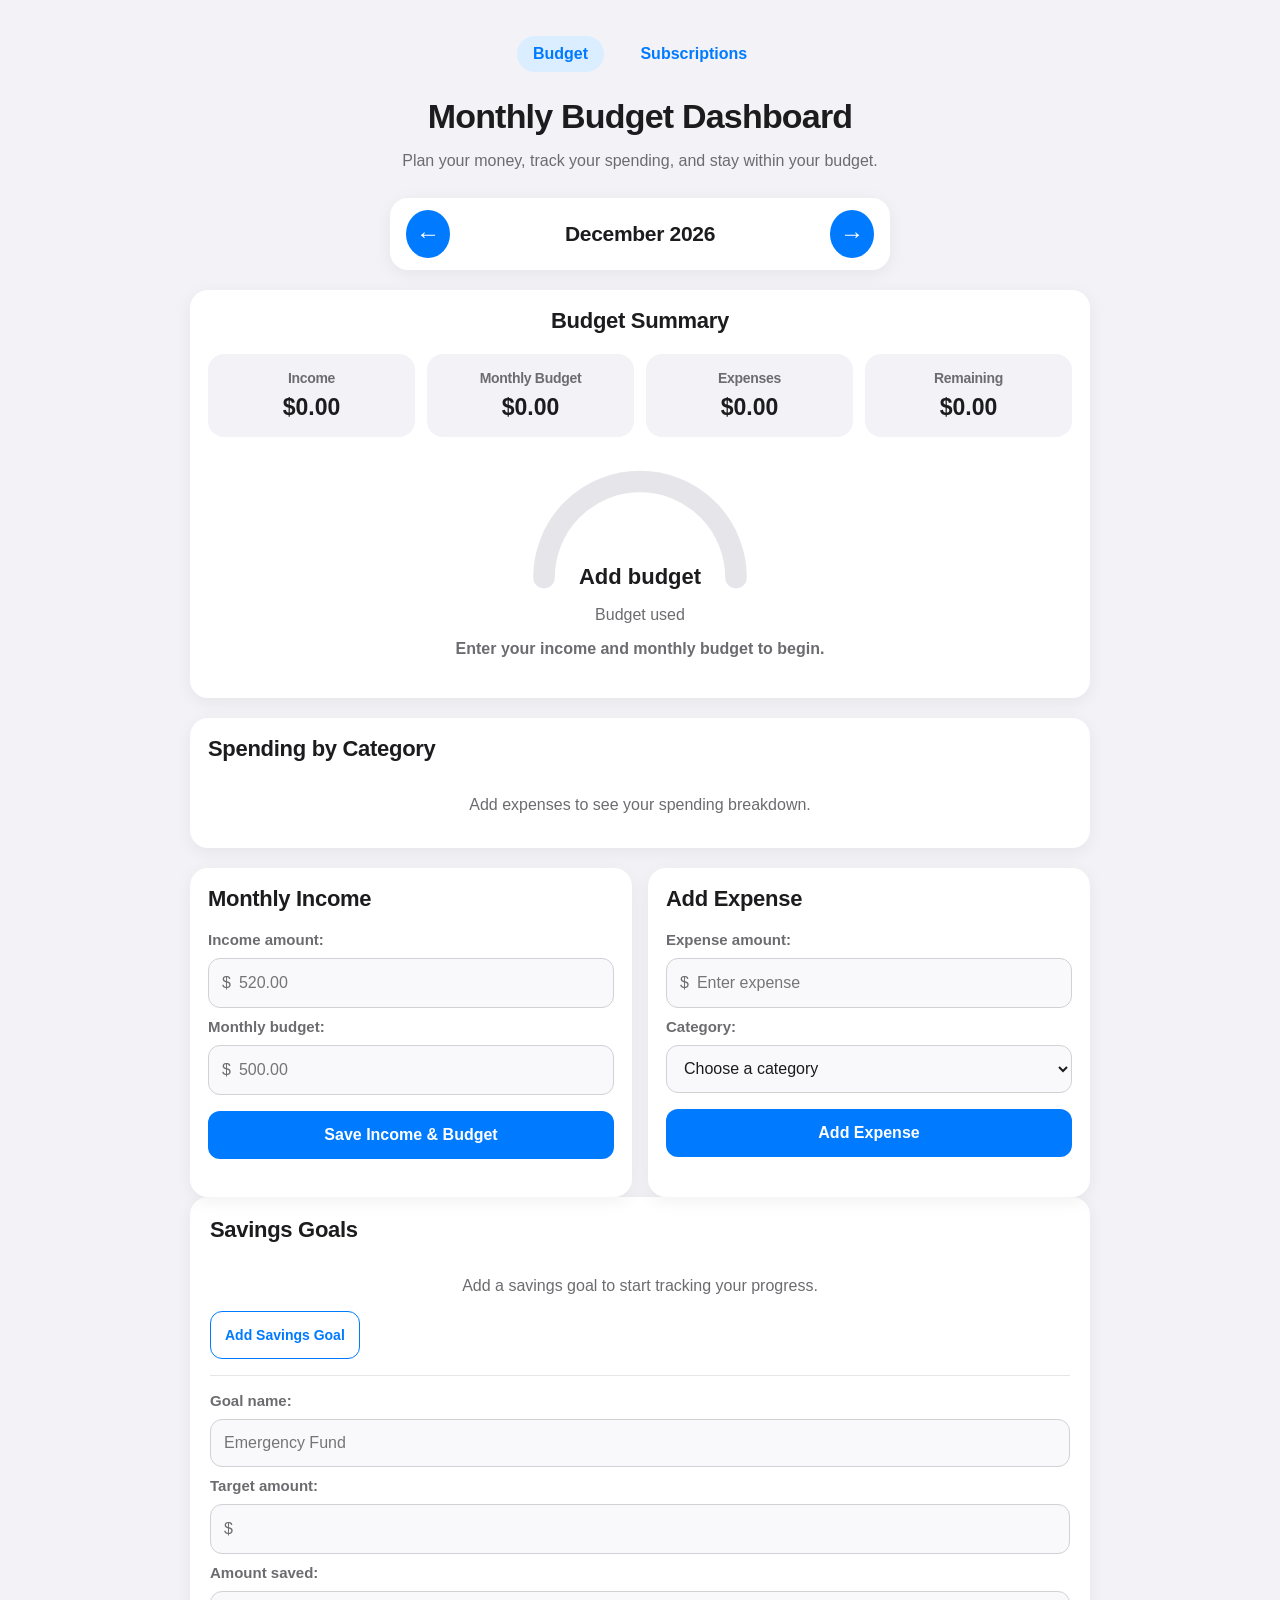
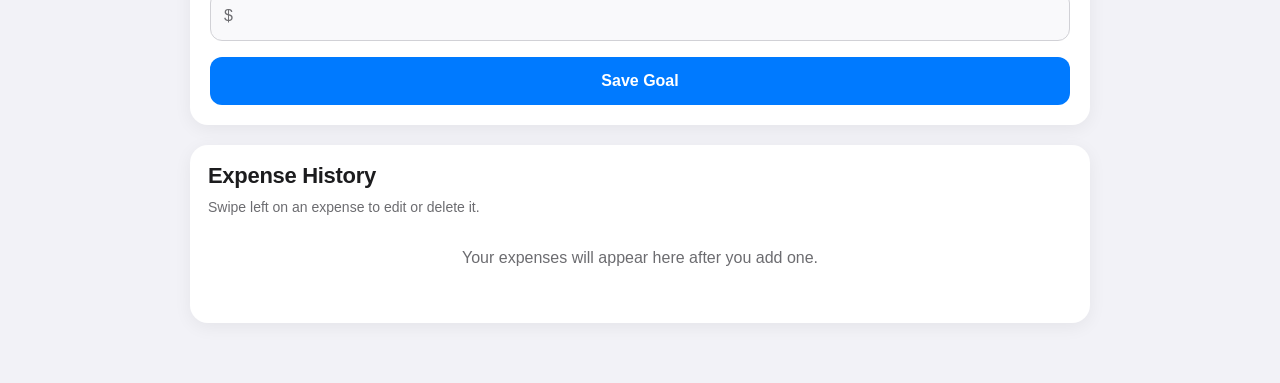
<file: CSE 199R/index.html>
<!DOCTYPE html>
<html lang="en">
  <head>
    <meta charset="UTF-8">
    <meta name="viewport" content="width=device-width, initial-scale=1.0">
  
    <title>Monthly Budget Dashboard</title>
  
    <link rel="stylesheet" href="style.css">
    <link rel="manifest" href="manifest.json">
    <link rel="apple-touch-icon" href="icons/icon-192.png">
  
    <meta name="theme-color" content="#007aff">
    <meta name="apple-mobile-web-app-capable" content="yes">
    <meta name="mobile-web-app-capable" content="yes">
    <meta
      name="apple-mobile-web-app-status-bar-style"
      content="default"
    >
  </head>
  
<body>
  <nav>
    <a href="index.html" aria-current="page">Budget</a>
    <a href="subscriptions.html">Subscriptions</a>
  </nav>

  <header>
    <h1>Monthly Budget Dashboard</h1>
    <p>Plan your money, track your spending, and stay within your budget.</p>
  </header>

  <main>
    <section class="month-navigation">
      <button type="button" id="previous-month" aria-label="Previous month">
        &larr;
      </button>

      <h2 id="current-month">September 2026</h2>

      <button type="button" id="next-month" aria-label="Next month">
        &rarr;
      </button>
    </section>

    <section class="budget-summary">
      <h2>Budget Summary</h2>

      <div class="summary-cards">
        <div class="summary-card">
          <h3>Income</h3>
          <p>$<span id="total-income">0.00</span></p>
        </div>

        <div class="summary-card">
          <h3>Monthly Budget</h3>
          <p>$<span id="budget-limit-display">0.00</span></p>
        </div>

        <div class="summary-card">
          <h3>Expenses</h3>
          <p>$<span id="total-expenses">0.00</span></p>
        </div>

        <div class="summary-card">
          <h3>Remaining</h3>
          <p>$<span id="remaining-budget">0.00</span></p>
        </div>
      </div>

      <div class="budget-gauge">
        <svg viewBox="0 0 200 120" aria-label="Budget usage">
          <path
            class="gauge-background"
            d="M20 100 A80 80 0 0 1 180 100">
          </path>

          <path
            id="gauge-progress"
            class="gauge-progress"
            d="M20 100 A80 80 0 0 1 180 100">
          </path>
        </svg>

        <span id="budget-percent">Add budget</span>
      </div>

      <p class="gauge-label">Budget used</p>

      <p id="budget-status" aria-live="polite">
        Enter your income and monthly budget to begin.
      </p>
    </section>

    <section>
      <h2>Spending by Category</h2>

      <div id="category-breakdown">
        <p class="empty-message">
          Add expenses to see your spending breakdown.
        </p>
      </div>
    </section>

    <div class="form-grid">
      <section>
        <h2>Monthly Income</h2>

        <form id="income-form">
          <label for="income">Income amount:</label>

          <div class="currency-input">
            <span>$</span>
            <input
              type="number"
              id="income"
              min="0.01"
              step="0.01"
              placeholder="520.00"
              required
            >
          </div>

          <label for="budget-limit">Monthly budget:</label>

          <div class="currency-input">
            <span>$</span>
            <input
              type="number"
              id="budget-limit"
              min="0.01"
              step="0.01"
              placeholder="500.00"
              required
            >
          </div>

          <button type="submit">
            Save Income &amp; Budget
          </button>
        </form>
      </section>

      <section>
        <h2>Add Expense</h2>

        <form id="expense-form">
          <label for="expense-amount">Expense amount:</label>

          <div class="currency-input">
            <span>$</span>
            <input
              type="number"
              id="expense-amount"
              min="0.01"
              step="0.01"
              placeholder="Enter expense"
              required
            >
          </div>

          <label for="category">Category:</label>

          <select id="category" required>
            <option value="">Choose a category</option>
            <option value="Food">Food</option>
            <option value="Housing">Housing</option>
            <option value="Transportation">Transportation</option>
            <option value="School">School</option>
            <option value="Other">Other</option>
          </select>

          <button type="submit">Add Expense</button>
        </form>
      </section>
    </div>

    <section class="savings-section">
      <h2>Savings Goals</h2>
    
      <div id="savings-goals-list">
        <p class="empty-message">
          Add a savings goal to start tracking your progress.
        </p>
      </div>
    
      <button
        type="button"
        id="add-savings-goal-button"
        class="savings-action-button">
        Add Savings Goal
      </button>
    
      <form id="savings-form" hidden>
        <label for="savings-name">Goal name:</label>
    
        <input
          type="text"
          id="savings-name"
          placeholder="Emergency Fund"
          required
        >
    
        <label for="savings-target">Target amount:</label>
    
        <div class="currency-input">
          <span>$</span>
          <input
            type="number"
            id="savings-target"
            min="0.01"
            step="0.01"
            required
          >
        </div>
    
        <label for="savings-current">Amount saved:</label>
    
        <div class="currency-input">
          <span>$</span>
          <input
            type="number"
            id="savings-current"
            min="0"
            step="0.01"
            required
          >
        </div>
    
        <button type="submit" id="savings-submit-button">
          Save Goal
        </button>
      </form>
    </section>

    <section>
      <h2>Expense History</h2>

      <p class="swipe-hint">
        Swipe left on an expense to edit or delete it.
      </p>

      <ul id="expense-list">
        <li class="empty-message">
          Your expenses will appear here after you add one.
        </li>
      </ul>
    </section>
  </main>

  <script src="script.js"></script>
  <script src="pwa.js"></script>
</body>
</html>
</file>
<file: CSE 199R/style.css>
* {
  box-sizing: border-box;
}

:root {
  --ios-blue: #007aff;
  --ios-blue-dark: #0066d6;
  --ios-red: #ff3b30;
  --ios-green: #34c759;
  --ios-yellow: #ffcc00;
  --ios-background: #f2f2f7;
  --ios-text: #1c1c1e;
  --ios-secondary-text: #6c6c70;
  --ios-border: #d1d1d6;
}

body {
  font-family: -apple-system, BlinkMacSystemFont, "Segoe UI", sans-serif;
  background-color: var(--ios-background);
  color: var(--ios-text);
  margin: 0;
  padding: 36px 16px 40px;
}

header {
  max-width: 900px;
  margin: 10px auto 28px;
  text-align: center;
}

header h1 {
  margin-bottom: 8px;
  font-size: 34px;
  letter-spacing: -0.8px;
}

header p {
  color: var(--ios-secondary-text);
  font-size: 16px;
}

main {
  max-width: 900px;
  margin: 0 auto;
}

nav {
  max-width: 900px;
  margin: 0 auto 25px;
  text-align: center;
}

nav a {
  display: inline-block;
  color: var(--ios-blue);
  text-decoration: none;
  font-weight: 600;
  margin: 0 8px;
  padding: 9px 16px;
  border-radius: 20px;
}

nav a:hover,
nav a[aria-current="page"] {
  background-color: #dbeeff;
}

section {
  background-color: white;
  border-radius: 20px;
  padding: 24px;
  margin-bottom: 20px;
  box-shadow: 0 4px 18px rgba(0, 0, 0, 0.06);
}

h1,
h2,
h3 {
  letter-spacing: -0.3px;
}

h1 {
  color: var(--ios-text);
}

h2 {
  margin-top: 0;
  color: var(--ios-text);
  font-size: 22px;
}

h3 {
  margin: 0 0 8px;
  color: var(--ios-secondary-text);
  font-size: 14px;
  font-weight: 600;
}

/* Buttons */

button {
  border: none;
  border-radius: 12px;
  background-color: var(--ios-blue);
  color: white;
  padding: 12px 18px;
  font: inherit;
  font-weight: 600;
  cursor: pointer;
  transition: background-color 0.2s ease, transform 0.2s ease;
}

button:hover {
  background-color: var(--ios-blue-dark);
  transform: translateY(-1px);
}

button:active {
  transform: scale(0.97);
}

button:focus,
input:focus,
select:focus {
  outline: 3px solid rgba(0, 122, 255, 0.25);
  outline-offset: 2px;
}

/* Navigation */

.month-navigation {
  display: flex;
  align-items: center;
  justify-content: space-between;
  max-width: 500px;
  margin: 0 auto 20px;
  padding: 12px 16px;
}

.month-navigation h2 {
  margin: 0;
  text-align: center;
  font-size: 21px;
}

.month-navigation button {
  width: 44px;
  height: 40px;
  padding: 0;
  border-radius: 50%;
  font-size: 24px;
}

/* Forms */

.form-grid {
  display: grid;
  grid-template-columns: repeat(2, 1fr);
  gap: 20px;
}

.form-grid section {
  height: 100%;
}

form {
  display: flex;
  flex-direction: column;
  gap: 10px;
}

form label {
  font-size: 15px;
  font-weight: 600;
  color: var(--ios-secondary-text);
}

input,
select {
  width: 100%;
  border: 1px solid var(--ios-border);
  border-radius: 12px;
  background-color: #f9f9fb;
  color: var(--ios-text);
  padding: 13px;
  font: inherit;
}

form button {
  width: 100%;
  margin-top: 6px;
}

.currency-input {
  display: flex;
  align-items: center;
  gap: 8px;
  width: 100%;
  padding: 0 13px;
  border: 1px solid var(--ios-border);
  border-radius: 12px;
  background-color: #f9f9fb;
  color: var(--ios-secondary-text);
}

.currency-input input {
  border: none;
  padding-left: 0;
  background: transparent;
}

.currency-input input:focus {
  outline: none;
}

/* Budget summary */

.budget-summary {
  text-align: center;
}

.summary-cards {
  display: grid;
  grid-template-columns: repeat(4, 1fr);
  gap: 12px;
  margin: 20px 0;
}

.summary-card {
  padding: 16px 10px;
  border-radius: 16px;
  background-color: var(--ios-background);
  box-shadow: none;
}

.summary-card p {
  margin: 0;
  font-size: 23px;
  font-weight: 700;
}

/* Gauge */

.budget-gauge {
  width: 240px;
  height: 145px;
  margin: 20px auto 4px;
  position: relative;
}

.budget-gauge svg {
  width: 100%;
  height: 100%;
}

.gauge-background,
.gauge-progress {
  fill: none;
  stroke-width: 18;
  stroke-linecap: round;
}

.gauge-background {
  stroke: #e5e5ea;
}

.gauge-progress {
  stroke: var(--ios-green);
  stroke-dasharray: 251.2;
  stroke-dashoffset: 251.2;
  transition: stroke-dashoffset 0.5s ease, stroke 0.5s ease;
}

#budget-percent {
  position: absolute;
  left: 0;
  right: 0;
  bottom: 12px;
  text-align: center;
  color: var(--ios-text);
  font-size: 22px;
  font-weight: 700;
}

.gauge-label {
  margin-top: 0;
  color: var(--ios-secondary-text);
  font-size: 16px;
}

#budget-status {
  min-height: 24px;
  color: var(--ios-secondary-text);
  font-size: 16px;
  font-weight: 600;
}

/* Category breakdown */

#category-breakdown {
  display: flex;
  flex-direction: column;
  gap: 16px;
}

.category-row {
  display: flex;
  flex-direction: column;
  gap: 6px;
}

.category-header {
  display: flex;
  justify-content: space-between;
  font-weight: 600;
}

.category-amount {
  color: var(--ios-secondary-text);
}

.category-bar {
  width: 100%;
  height: 12px;
  background-color: #e5e5ea;
  border-radius: 20px;
  overflow: hidden;
}

.category-fill {
  height: 100%;
  width: 0%;
  background-color: var(--ios-blue);
  border-radius: 20px;
  transition: width 0.4s ease;
}

/* Savings goal */

.savings-section {
  padding: 20px;
}

.savings-goal-display {
  margin: 12px 0;
  padding: 14px 18px;
  border-radius: 18px;
  background: linear-gradient(135deg, #eaf4ff, #f2f2f7);
}

.savings-goal-display h3 {
  margin: 0 0 8px;
  color: var(--ios-text);
  font-size: 21px;
}

.savings-amounts {
  display: flex;
  justify-content: space-between;
  gap: 10px;
  margin-bottom: 10px;
  color: var(--ios-secondary-text);
  font-size: 14px;
}

.savings-progress-bar {
  width: 100%;
  height: 14px;
  background-color: #d1d1d6;
  border-radius: 20px;
  overflow: hidden;
}

#savings-progress-fill {
  height: 100%;
  background-color: var(--ios-green);
  border-radius: 20px;
  transition: width 0.4s ease;
}

#savings-progress-percent {
  margin: 10px 0 0;
  text-align: center;
  color: var(--ios-secondary-text);
  font-weight: 600;
}

.savings-settings {
  margin-top: 10px;
  color: var(--ios-blue);
}

.savings-settings summary {
  display: inline-block;
  padding: 9px 14px;
  border: 1px solid var(--ios-blue);
  border-radius: 10px;
  color: var(--ios-blue);
  cursor: pointer;
  font-weight: 600;
  list-style: none;
}

.savings-settings summary:hover {
  background-color: #eaf4ff;
}

.savings-settings form {
  margin-top: 16px;
  padding-top: 16px;
  border-top: 1px solid #e5e5ea;
}

.edit-savings-button {
  display: block;
  margin: 12px auto 0;
  padding: 8px 14px;
  border: 1px solid var(--ios-blue);
  border-radius: 10px;
  background-color: transparent;
  color: var(--ios-blue);
  font-size: 14px;
}

.edit-savings-button:hover {
  background-color: #eaf4ff;
  color: var(--ios-blue);
}

/* Expense history */

#expense-list {
  padding: 0;
  list-style: none;
}

#expense-list li {
  display: flex;
  align-items: center;
  gap: 8px;
  margin: 10px 0;
  padding: 13px;
  border-radius: 14px;
  background-color: var(--ios-background);
}

#expense-list li span {
  flex: 1;
}

#expense-list li button {
  padding: 8px 12px;
  font-size: 13px;
}

#expense-list li button:last-child {
  background-color: var(--ios-red);
}

#expense-list li button:last-child:hover {
  background-color: #d70015;
}

.empty-message {
  color: var(--ios-secondary-text);
  text-align: center;
  font-size: 16px;
}

#expense-list .empty-message {
  display: block;
  padding: 18px;
  background-color: transparent;
}

/* Subscriptions */

#subscription-list {
  padding-left: 20px;
}

#subscription-list li {
  margin: 12px 0;
}

/* Responsive layout */

@media (max-width: 800px) {
  .summary-cards {
    grid-template-columns: repeat(2, 1fr);
  }
}

@media (max-width: 650px) {
  body {
    padding: 36px 12px 30px;
  }

  header h1 {
    font-size: 28px;
  }

  section {
    padding: 18px;
    border-radius: 18px;
  }

  .summary-cards,
  .form-grid {
    grid-template-columns: 1fr;
  }

  .summary-card {
    display: flex;
    align-items: center;
    justify-content: space-between;
    text-align: left;
    padding: 14px 16px;
  }

  .summary-card h3 {
    margin: 0;
  }

  .summary-card p {
    font-size: 20px;
  }

  .month-navigation h2 {
    font-size: 18px;
  }

  nav a {
    padding: 8px 12px;
    margin: 0 3px;
  }

  #expense-list li {
    flex-wrap: wrap;
  }

  #expense-list li span {
    flex-basis: 100%;
    margin-bottom: 4px;
  }

  #expense-list li button {
    flex: 1;
  }
}

.savings-action-button {
  background-color: transparent;
  color: var(--ios-blue);
  border: 1px solid var(--ios-blue);
  padding: 9px 14px;
  font-size: 14px;
}

.savings-action-button:hover {
  background-color: #eaf4ff;
  color: var(--ios-blue);
}

#savings-form {
  margin-top: 16px;
  padding-top: 16px;
  border-top: 1px solid #e5e5ea;
}

#savings-goals-list {
  display: grid;
  gap: 14px;
}

.savings-goal-card {
  padding: 16px;
  border-radius: 16px;
  background: linear-gradient(135deg, #eaf4ff, #f2f2f7);
}

.savings-goal-card h3 {
  margin: 0 0 10px;
  color: var(--ios-text);
  font-size: 20px;
}

.savings-amounts {
  display: flex;
  justify-content: space-between;
  gap: 10px;
  margin-bottom: 10px;
  color: var(--ios-secondary-text);
  font-size: 14px;
}

.savings-progress-bar {
  width: 100%;
  height: 14px;
  background-color: #d1d1d6;
  border-radius: 20px;
  overflow: hidden;
}

.savings-progress-fill {
  height: 100%;
  background-color: var(--ios-green);
  border-radius: 20px;
  transition: width 0.4s ease;
}

.savings-progress-percent {
  margin: 8px 0;
  text-align: center;
  color: var(--ios-secondary-text);
  font-weight: 600;
}

.savings-buttons {
  display: flex;
  gap: 8px;
  margin-top: 12px;
}

.savings-buttons button {
  flex: 1;
  padding: 8px 12px;
  font-size: 14px;
}

.delete-goal-button {
  background-color: var(--ios-red);
}

.delete-goal-button:hover {
  background-color: #d70015;
}

#savings-form {
  margin-top: 16px;
  padding-top: 16px;
  border-top: 1px solid #e5e5ea;
}

@media (max-width: 650px) {
  .savings-amounts {
    font-size: 13px;
  }
}

/* Mobile-first defaults */

body {
  padding: 16px 12px 30px;
}

main {
  width: 100%;
}

section {
  padding: 18px;
  border-radius: 18px;
}

button {
  min-height: 48px;
  padding: 12px 16px;
}

input,
select {
  min-height: 48px;
  font-size: 16px;
}

.form-grid {
  display: grid;
  grid-template-columns: 1fr;
  gap: 16px;
}

.summary-cards {
  grid-template-columns: 1fr;
}

#expense-list li {
  min-height: 58px;
  padding: 14px;
}

/* Larger screens */

@media (min-width: 651px) {
  body {
    padding: 36px 20px 40px;
  }

  .form-grid {
    grid-template-columns: repeat(2, 1fr);
  }

  .summary-cards {
    grid-template-columns: repeat(4, 1fr);
  }
}

#expense-list {
  padding: 0;
  list-style: none;
}

.swipe-item {
  position: relative;
  overflow: hidden;
  min-height: 60px;
  margin: 10px 0;
  border-radius: 14px;
  background-color: #e5e5ea;
  touch-action: pan-y;
}

.expense-content {
  position: relative;
  z-index: 2;
  display: flex;
  align-items: center;
  min-height: 60px;
  padding: 14px;
  background-color: var(--ios-background);
  transition: transform 0.25s ease;
}

.expense-content span {
  flex: 1;
}

.swipe-actions {
  position: absolute;
  top: 0;
  right: 0;
  bottom: 0;
  z-index: 1;
  display: flex;
  width: 140px;
}

.swipe-actions button {
  flex: 1;
  height: 100%;
  border-radius: 0;
  padding: 0 8px;
  font-size: 13px;
}

.edit-button {
  background-color: var(--ios-blue);
}

.delete-button {
  background-color: var(--ios-red);
}

.swiped .expense-content {
  transform: translateX(-140px);
}

.empty-message {
  color: var(--ios-secondary-text);
  text-align: center;
  font-size: 16px;
  list-style: none;
}

.swipe-hint {
  margin-top: -8px;
  margin-bottom: 16px;
  color: var(--ios-secondary-text);
  font-size: 14px;
}

@media (hover: hover) and (pointer: fine) {
  .swipe-item {
    display: flex;
    overflow: hidden;
  }

  .expense-content {
    flex: 1;
    transform: none;
  }

  .swipe-actions {
    position: static;
    width: 140px;
    flex-shrink: 0;
  }

  .swipe-actions button {
    min-width: 70px;
  }
}

.swipe-item {
  position: relative;
  overflow: hidden;
  min-height: 60px;
  margin: 10px 0;
  border-radius: 14px;
  background-color: #e5e5ea;
  touch-action: pan-y;
}

.expense-content {
  position: relative;
  z-index: 2;
  display: flex;
  align-items: center;
  min-height: 60px;
  padding: 14px;
  background-color: var(--ios-background);
  transition: transform 0.25s ease;
}

.expense-content span {
  flex: 1;
}

.swipe-actions {
  position: absolute;
  top: 0;
  right: 0;
  bottom: 0;
  display: flex;
  width: 140px;
}

.swipe-actions button {
  flex: 1;
  border-radius: 0;
  font-size: 13px;
}

.swiped .expense-content {
  transform: translateX(-140px);
}
</file>
